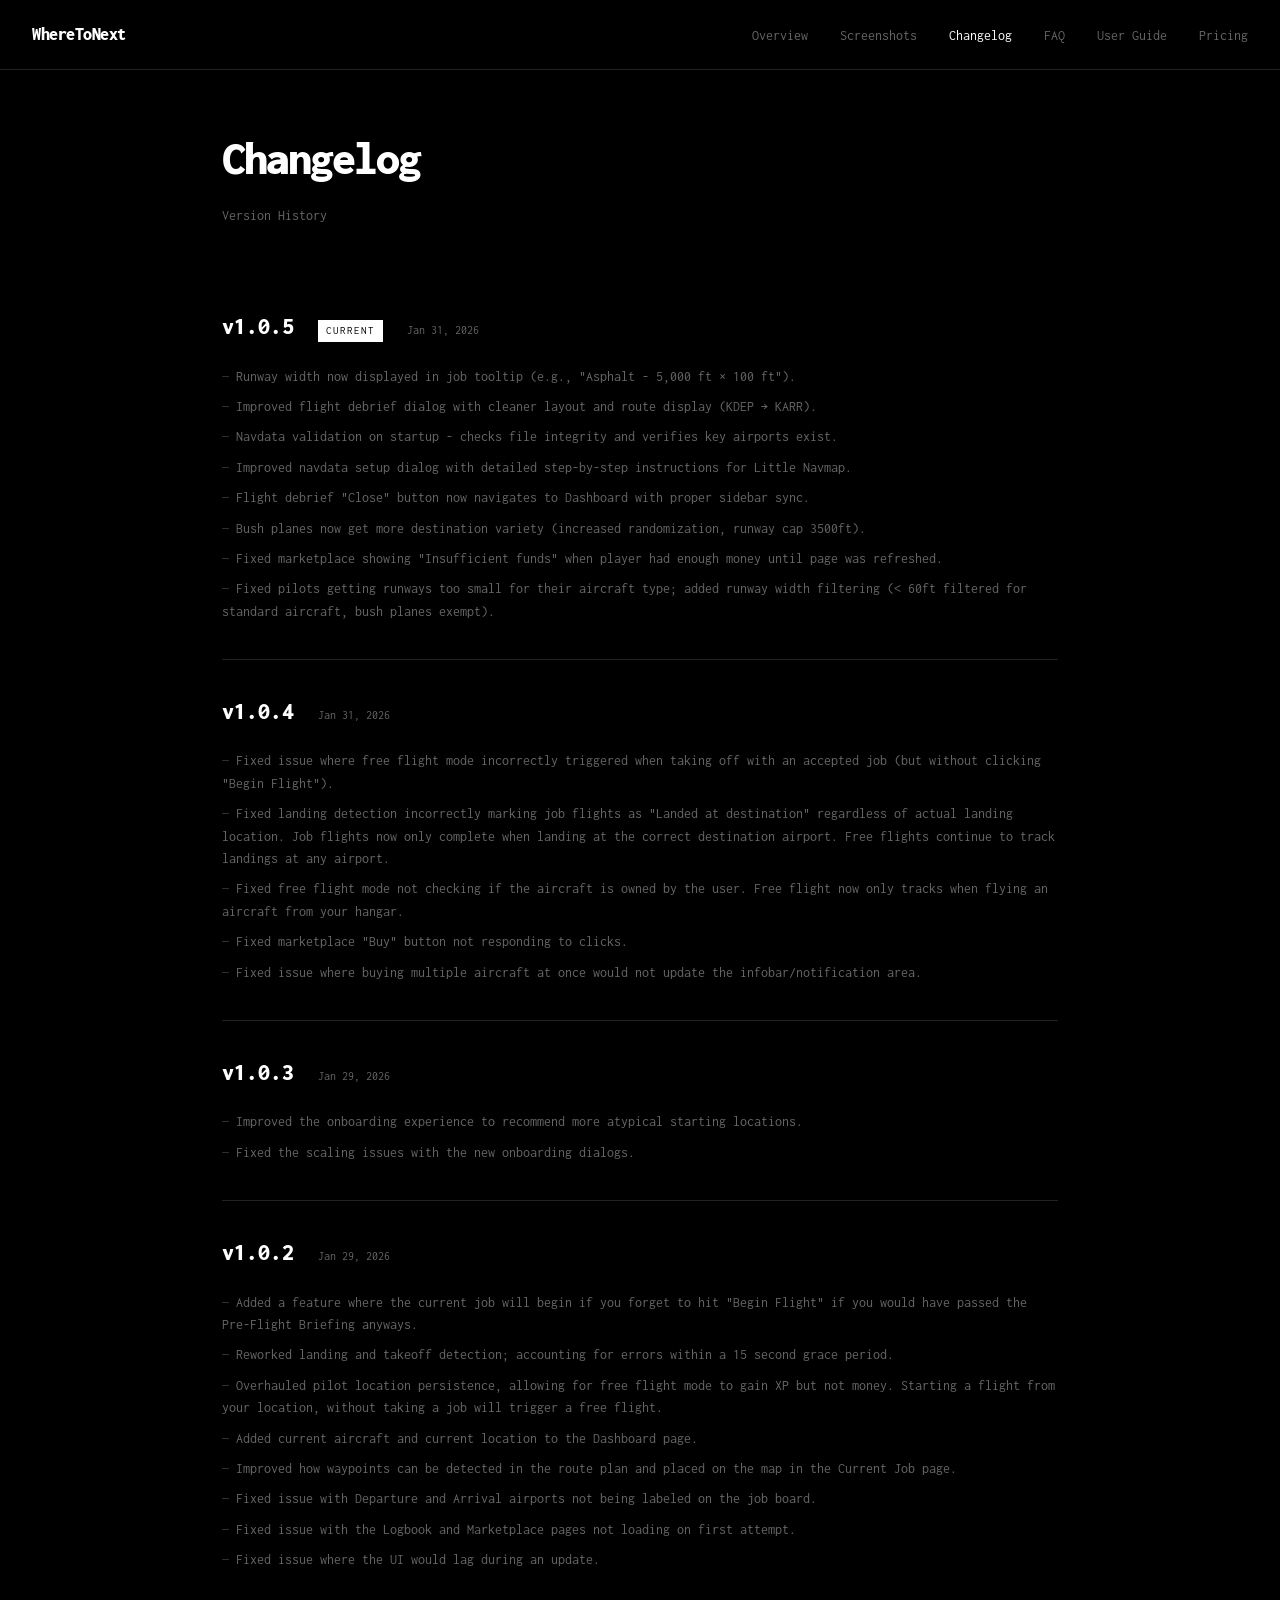
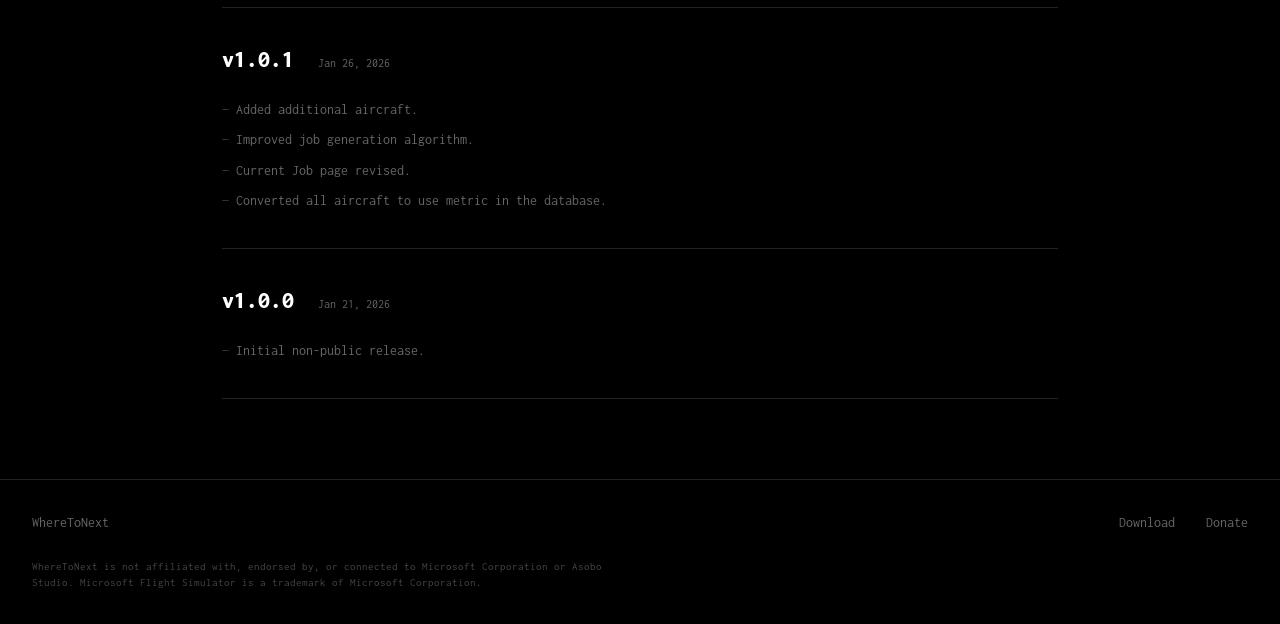
<file: changelog.html>
<!DOCTYPE html>
<html lang="en">

<head>
    <meta charset="UTF-8">
    <meta name="viewport" content="width=device-width, initial-scale=1.0">
    <title>Changelog — WhereToNext</title>
    <link rel="stylesheet" href="css/style.css">
</head>

<body>
    <nav>
        <a href="index.html" class="logo">WhereToNext</a>
        <button class="menu-btn">Menu</button>
        <ul class="nav-links">
            <li><a href="index.html">Overview</a></li>
            <li><a href="screenshots.html">Screenshots</a></li>
            <li><a href="changelog.html" class="active">Changelog</a></li>
            <li><a href="faq.html">FAQ</a></li>
            <li><a href="guide.html">User Guide</a></li>
            <li><a href="pricing.html">Pricing</a></li>
        </ul>
    </nav>

    <main>
        <div class="page-head">
            <h1>Changelog</h1>
            <p>Version History</p>
        </div>

        <div class="timeline-item">
            <div class="timeline-head">
                <span class="timeline-ver">v1.0.5</span>
                <span class="timeline-tag">Current</span>
                <span class="timeline-date">Jan 31, 2026</span>
            </div>
            <ul class="timeline-list">
                <li>Runway width now displayed in job tooltip (e.g., "Asphalt - 5,000 ft × 100 ft").</li>
                <li>Improved flight debrief dialog with cleaner layout and route display (KDEP → KARR).</li>
                <li>Navdata validation on startup - checks file integrity and verifies key airports exist.</li>
                <li>Improved navdata setup dialog with detailed step-by-step instructions for Little Navmap.</li>
                <li>Flight debrief "Close" button now navigates to Dashboard with proper sidebar sync.</li>
                <li>Bush planes now get more destination variety (increased randomization, runway cap 3500ft).</li>
                <li>Fixed marketplace showing "Insufficient funds" when player had enough money until page was
                    refreshed.</li>
                <li>Fixed pilots getting runways too small for their aircraft type; added runway width filtering (&lt;
                    60ft filtered for standard aircraft, bush planes exempt).</li>
            </ul>
        </div>

        <div class="timeline-item">
            <div class="timeline-head">
                <span class="timeline-ver">v1.0.4</span>
                <span class="timeline-date">Jan 31, 2026</span>
            </div>
            <ul class="timeline-list">
                <li>Fixed issue where free flight mode incorrectly triggered when taking off with an accepted
                    job (but without clicking "Begin Flight").</li>
                <li>Fixed landing detection incorrectly marking job flights as "Landed at destination" regardless of
                    actual landing location. Job flights now only complete when landing at the correct destination
                    airport. Free flights continue to track landings at any airport.</li>
                <li>Fixed free flight mode not checking if the aircraft is owned by the user. Free flight now only
                    tracks when flying an aircraft from your hangar.</li>
                <li>Fixed marketplace "Buy" button not responding to clicks.</li>
                <li>Fixed issue where buying multiple aircraft at once would not update the infobar/notification area.
                </li>
            </ul>
        </div>

        <div class="timeline-item">
            <div class="timeline-head">
                <span class="timeline-ver">v1.0.3</span>
                <span class="timeline-date">Jan 29, 2026</span>
            </div>
            <ul class="timeline-list">
                <li>Improved the onboarding experience to recommend more atypical starting locations.</li>
                <li>Fixed the scaling issues with the new onboarding dialogs.</li>
            </ul>
        </div>

        <div class="timeline-item">
            <div class="timeline-head">
                <span class="timeline-ver">v1.0.2</span>
                <span class="timeline-date">Jan 29, 2026</span>
            </div>
            <ul class="timeline-list">
                <li>Added a feature where the current job will begin if you forget to hit "Begin Flight" if you would
                    have passed the Pre-Flight Briefing anyways.</li>
                <li>Reworked landing and takeoff detection; accounting for errors within a 15 second grace period.</li>
                <li>Overhauled pilot location persistence, allowing for free flight mode to gain XP but not money.
                    Starting a flight from your location, without taking a job will trigger a free flight.</li>
                <li>Added current aircraft and current location to the Dashboard page.</li>
                <li>Improved how waypoints can be detected in the route plan and placed on the map in the Current Job
                    page.</li>
                <li>Fixed issue with Departure and Arrival airports not being labeled on the job board.</li>
                <li>Fixed issue with the Logbook and Marketplace pages not loading on first attempt.</li>
                <li>Fixed issue where the UI would lag during an update.</li>
            </ul>
        </div>

        <div class="timeline-item">
            <div class="timeline-head">
                <span class="timeline-ver">v1.0.1</span>
                <span class="timeline-date">Jan 26, 2026</span>
            </div>
            <ul class="timeline-list">
                <li>Added additional aircraft.</li>
                <li>Improved job generation algorithm.</li>
                <li>Current Job page revised.</li>
                <li>Converted all aircraft to use metric in the database.</li>
            </ul>
        </div>

        <div class="timeline-item">
            <div class="timeline-head">
                <span class="timeline-ver">v1.0.0</span>
                <span class="timeline-date">Jan 21, 2026</span>
            </div>
            <ul class="timeline-list">
                <li>Initial non-public release.</li>
            </ul>
        </div>
    </main>

    <footer>
        <div class="footer-top">
            <span>WhereToNext</span>
            <div>
                <a href="https://github.com/asherbythesea/WhereToNext_Release/releases/latest"
                    target="_blank">Download</a>
                <a href="https://buymeacoffee.com/asher_bythesea" target="_blank">Donate</a>
            </div>
        </div>
        <p class="disclaimer">WhereToNext is not affiliated with, endorsed by, or connected to Microsoft Corporation or
            Asobo Studio. Microsoft Flight Simulator is a trademark of Microsoft Corporation.</p>
    </footer>

    <script>
        document.querySelector('.menu-btn').addEventListener('click', function () {
            document.querySelector('.nav-links').classList.toggle('active');
            this.textContent = this.textContent === 'Menu' ? 'Close' : 'Menu';
        });
    </script>
</body>

</html>
</file>
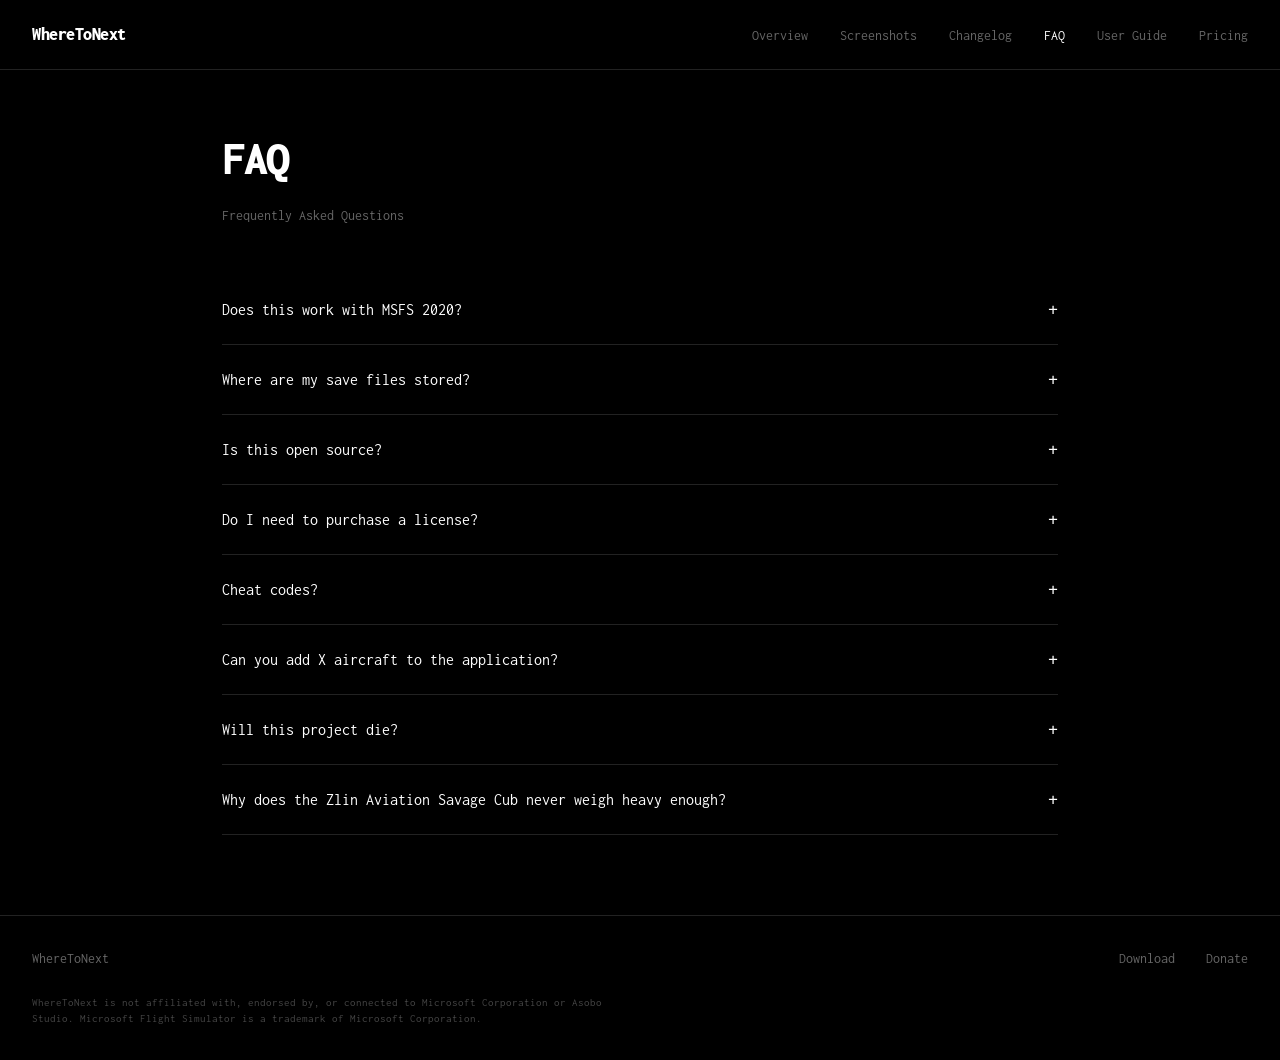
<file: faq.html>
<!DOCTYPE html>
<html lang="en">

<head>
    <meta charset="UTF-8">
    <meta name="viewport" content="width=device-width, initial-scale=1.0">
    <title>FAQ — WhereToNext</title>
    <link rel="stylesheet" href="css/style.css">
</head>

<body>
    <nav>
        <a href="index.html" class="logo">WhereToNext</a>
        <button class="menu-btn">Menu</button>
        <ul class="nav-links">
            <li><a href="index.html">Overview</a></li>
            <li><a href="screenshots.html">Screenshots</a></li>
            <li><a href="changelog.html">Changelog</a></li>
            <li><a href="faq.html" class="active">FAQ</a></li>
            <li><a href="guide.html">User Guide</a></li>
            <li><a href="pricing.html">Pricing</a></li>
        </ul>
    </nav>

    <main>
        <div class="page-head">
            <h1>FAQ</h1>
            <p>Frequently Asked Questions</p>
        </div>

        <div class="faq-item">
            <button class="faq-q">Does this work with MSFS 2020?<span>+</span></button>
            <div class="faq-a">
                <p>No, WhereToNext is built exclusively for MSFS 2024.</p>
            </div>
        </div>

        <div class="faq-item">
            <button class="faq-q">Where are my save files stored?<span>+</span></button>
            <div class="faq-a">
                <p>You'll find the wheretonext.db file stored in your <code>AppData/Local/WhereToNext</code> folder. You
                    can edit this file in DBBrowser for SQLite.</p>
            </div>
        </div>

        <div class="faq-item">
            <button class="faq-q">Is this open source?<span>+</span></button>
            <div class="faq-a">
                <p>Not currently.</p>
            </div>
        </div>

        <div class="faq-item">
            <button class="faq-q">Do I need to purchase a license?<span>+</span></button>
            <div class="faq-a">
                <p>No, WhereToNext is free and always will be.</p>
            </div>
        </div>

        <div class="faq-item">
            <button class="faq-q">Cheat codes?<span>+</span></button>
            <div class="faq-a">
                <p>You're a cheater? Yes, you are...<code>IAMACHEATER</code></p>
            </div>
        </div>

        <div class="faq-item">
            <button class="faq-q">Can you add X aircraft to the application?<span>+</span></button>
            <div class="faq-a">
                <p>I'm working on building a aircraft submission form for third party aircraft; stay tuned. I'm
                    currently working through adding all of the default aircraft in MSFS 2024.</p>
            </div>
        </div>

        <div class="faq-item">
            <button class="faq-q">Will this project die?<span>+</span></button>
            <div class="faq-a">
                <p>As this is a hobby project, I can't promise updates forever. Donations to the project help.
                </p>
            </div>
        </div>
        <div class="faq-item">
            <button class="faq-q">Why does the Zlin Aviation Savage Cub never weigh heavy enough?<span>+</span></button>
            <div class="faq-a">
                <p>There are currently two bugs you need to be aware of in MSFS for this aircraft. First, the pilot's
                    weight is correctly passed to the simulator, but not the EFB. You will need to load your aircraft as
                    normal, but then exit and re-enter the aircraft to get the correct weight. From there, WhereToNext
                    will pick up the weight. You may need to try loading the plane a few times to get it to pass
                    through. Second, fuel only leaves
                    the aircraft out of the right fuel tank. However, you need some fuel in the left fuel tank otherwise
                    the aircraft will not start. </p>
            </div>
        </div>
    </main>

    <footer>
        <div class="footer-top">
            <span>WhereToNext</span>
            <div>
                <a href="https://github.com/asherbythesea/WhereToNext_Release/releases/latest"
                    target="_blank">Download</a>
                <a href="https://buymeacoffee.com/asher_bythesea" target="_blank">Donate</a>
            </div>
        </div>
        <p class="disclaimer">WhereToNext is not affiliated with, endorsed by, or connected to Microsoft Corporation or
            Asobo Studio. Microsoft Flight Simulator is a trademark of Microsoft Corporation.</p>
    </footer>

    <script>
        document.querySelector('.menu-btn').addEventListener('click', function () {
            document.querySelector('.nav-links').classList.toggle('active');
            this.textContent = this.textContent === 'Menu' ? 'Close' : 'Menu';
        });

        document.querySelectorAll('.faq-item').forEach(item => {
            item.querySelector('.faq-q').addEventListener('click', () => {
                document.querySelectorAll('.faq-item').forEach(i => { if (i !== item) i.classList.remove('open'); });
                item.classList.toggle('open');
            });
        });
    </script>
</body>

</html>
</file>
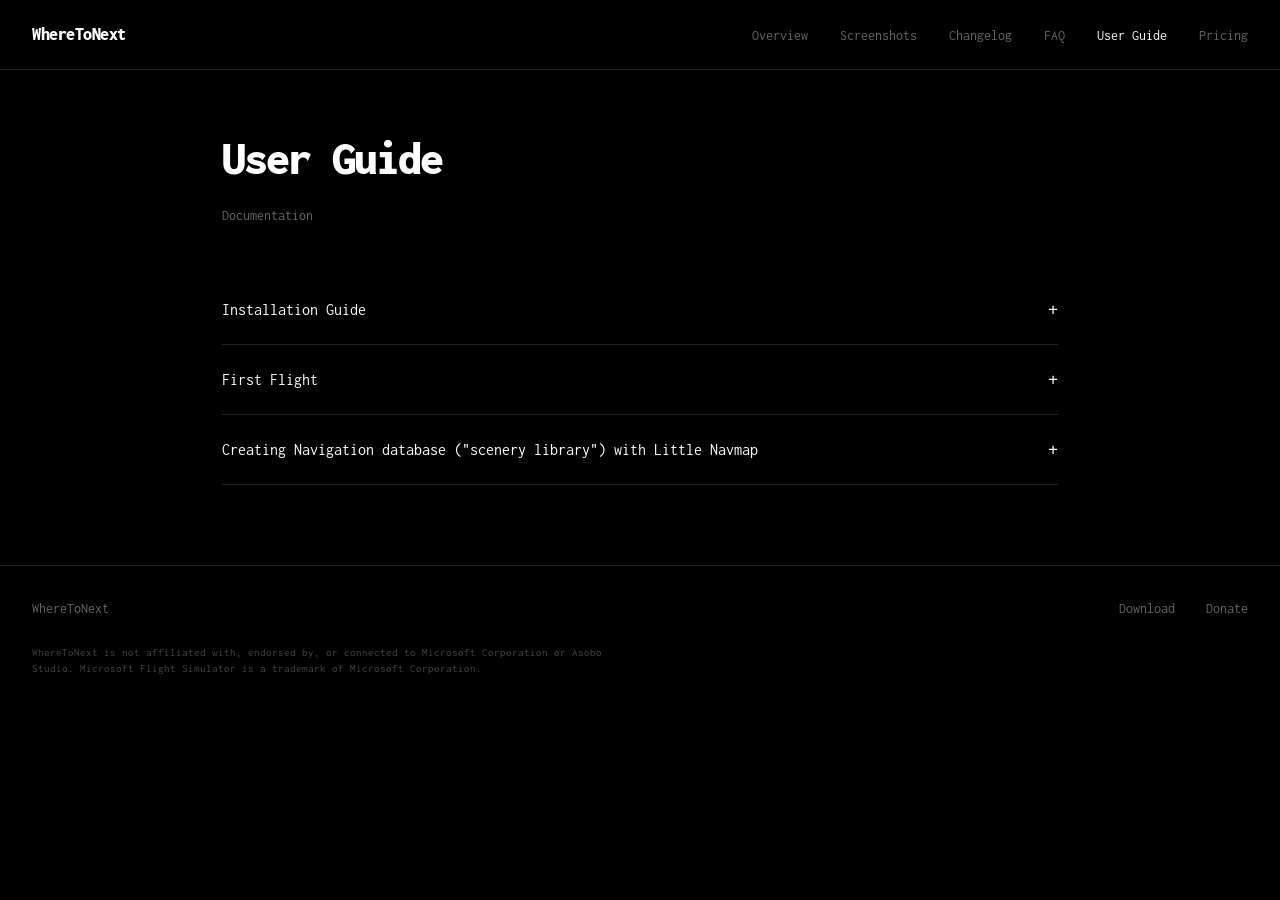
<file: guide.html>
<!DOCTYPE html>
<html lang="en">

<head>
    <meta charset="UTF-8">
    <meta name="viewport" content="width=device-width, initial-scale=1.0">
    <title>User Guide — WhereToNext</title>
    <link rel="stylesheet" href="css/style.css">
</head>

<body>
    <nav>
        <a href="index.html" class="logo">WhereToNext</a>
        <button class="menu-btn">Menu</button>
        <ul class="nav-links">
            <li><a href="index.html">Overview</a></li>
            <li><a href="screenshots.html">Screenshots</a></li>
            <li><a href="changelog.html">Changelog</a></li>
            <li><a href="faq.html">FAQ</a></li>
            <li><a href="guide.html" class="active">User Guide</a></li>
            <li><a href="pricing.html">Pricing</a></li>
        </ul>
    </nav>

    <main>
        <div class="page-head">
            <h1>User Guide</h1>
            <p>Documentation</p>
        </div>

        <div class="faq-item">
            <button class="faq-q">Installation Guide<span>+</span></button>
            <div class="faq-a">
                <p>1. Run the .exe file as Administrator.</p>
                <p style="margin-top: 8px;">2. Open WhereToNext.</p>
                <p style="margin-top: 8px;">3. You will be prompted to install navigation data into your
                    <code>%LocalAppData%</code> folder. (See the guide below if you need assistance.)
                </p>
                <p style="margin-top: 8px;">4. The onboarding screens will guide you through setting your name, starting
                    plane, and starting location.</p>
            </div>
        </div>


        <div class="faq-item">
            <button class="faq-q">First Flight<span>+</span></button>
            <div class="faq-a">
                <p>1. Launch MSFS 2024 and WhereToNext. WhereToNext will automatically connect to the simulator.</p>
                <p style="margin-top: 8px;">2. Go to the <strong>Hangar</strong> page to select your aircraft.</p>
                <p style="margin-top: 8px;">3. Select a job from the <strong>Jobs</strong> page.</p>
                <p style="margin-top: 8px;">4. On the <strong>Current Job</strong> page, you will see a Pre-Flight
                    Briefing. You will need to go to Free Fly mode in MSFS 2024, select the correct plane (and variant),
                    and starting location.</p>
                <p style="margin-top: 8px;">5. Start the simulator.</p>
                <p style="margin-top: 8px;">6. Open your EFB, set your flight plan, and configure your loadout. The
                    Pre-Flight Breifing will tell you how many passengers and/or cargo is needed as well as an estimated
                    fuel amount.</p>
                <p style="margin-top: 8px;">7. Once you meet the Plane, Location, and Weight requirements, you will be
                    able to begin the flight. Press <strong>Begin Flight</strong>. </p>
                <p style="margin-top: 8px;">8. Optionally, you may paste in your route string from the EFB, Simbrief, or
                    Little NavMap into the field below the map.</p>
                <p style="margin-top: 8px;">9. Fly to your destination, land, and set the parking brake to end the
                    mission.</p>
            </div>
        </div>

        <div class="faq-item">
            <button class="faq-q">Creating Navigation database ("scenery library") with Little
                Navmap<span>+</span></button>
            <div class="faq-a">
                <p>1. Launch MSFS 2024. You will need to wait until the buttons Accessibility and Start show up before
                    you can create and load the scenery library.</p>
                <p style="margin-top: 8px;">2. Click <code>Start</code> to access the main menu of the simulator to
                    avoid performance degradation caused by the movies.</p>
                <p style="margin-top: 8px;">3. In Little Navmap: you will create the database file
                    <code>little_navmap_msfs24.sqlite</code> by going
                    to the <code>Scenery Library</code> menu, and selecting <code>Load Scenery Library</code>, make sure
                    "Microsoft Flight Simulator 2024" is selected in the dropdown menu, and then click the
                    <code>Load</code> button.
                </p>
                <p style="margin-top: 8px;">4. After several minutes, the database will be created in
                    <code>%AppData%\Roaming\ABarthel\little_navmap_db</code>. The approximate size of the database is
                    493MB.
                </p>
                <p style="margin-top: 8px;">MANUAL COPY: If for some reason WhereToNext isn't showing the dialog asking
                    for the navigation database, you will now need to copy the database file to the WhereToNext
                    application data directory. The location is
                    <code>%LocalAppData%\WhereToNext</code>. Make sure you copy the
                    <code>little_navmap_msfs24.sqlite</code> file; do not remame this file.
                </p>
            </div>
        </div>

    </main>

    <footer>
        <div class="footer-top">
            <span>WhereToNext</span>
            <div>
                <a href="https://github.com/asherbythesea/WhereToNext_Release/releases/latest"
                    target="_blank">Download</a>
                <a href="https://buymeacoffee.com/asher_bythesea" target="_blank">Donate</a>
            </div>
        </div>
        <p class="disclaimer">WhereToNext is not affiliated with, endorsed by, or connected to Microsoft Corporation or
            Asobo Studio. Microsoft Flight Simulator is a trademark of Microsoft Corporation.</p>
    </footer>

    <script>
        document.querySelector('.menu-btn').addEventListener('click', function () {
            document.querySelector('.nav-links').classList.toggle('active');
            this.textContent = this.textContent === 'Menu' ? 'Close' : 'Menu';
        });
    </script>
    <script>
        document.querySelector('.menu-btn').addEventListener('click', function () {
            document.querySelector('.nav-links').classList.toggle('active');
            this.textContent = this.textContent === 'Menu' ? 'Close' : 'Menu';
        });

        document.querySelectorAll('.faq-item').forEach(item => {
            item.querySelector('.faq-q').addEventListener('click', () => {
                document.querySelectorAll('.faq-item').forEach(i => { if (i !== item) i.classList.remove('open'); });
                item.classList.toggle('open');
            });
        });
    </script>
</body>

</html>
</file>
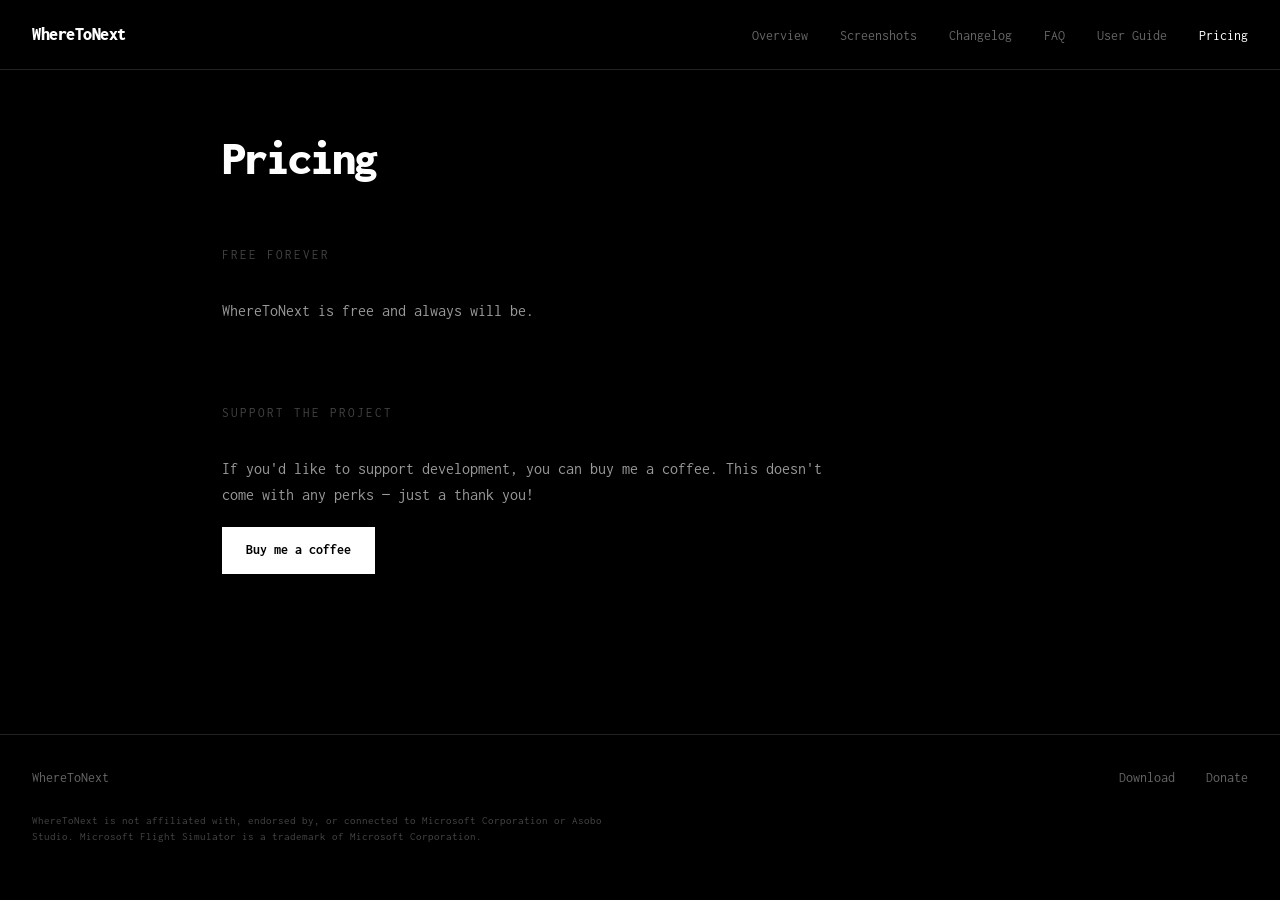
<file: pricing.html>
<!DOCTYPE html>
<html lang="en">
<head>
    <meta charset="UTF-8">
    <meta name="viewport" content="width=device-width, initial-scale=1.0">
    <title>Pricing — WhereToNext</title>
    <link rel="stylesheet" href="css/style.css">
</head>
<body>
    <nav>
        <a href="index.html" class="logo">WhereToNext</a>
        <button class="menu-btn">Menu</button>
        <ul class="nav-links">
            <li><a href="index.html">Overview</a></li>
            <li><a href="screenshots.html">Screenshots</a></li>
            <li><a href="changelog.html">Changelog</a></li>
            <li><a href="faq.html">FAQ</a></li>
            <li><a href="guide.html">User Guide</a></li>
            <li><a href="pricing.html" class="active">Pricing</a></li>
        </ul>
    </nav>

    <main>
        <div class="page-head">
            <h1>Pricing</h1>
        </div>

        <section class="section">
            <span class="section-label">Free Forever</span>
            <p>WhereToNext is free and always will be.</p>
        </section>

        <section class="section">
            <span class="section-label">Support the Project</span>
            <p>If you'd like to support development, you can buy me a coffee. This doesn't come with any perks — just a thank you!</p>
            <a href="https://buymeacoffee.com/asher_bythesea" target="_blank" class="btn" style="margin-top: 20px;">Buy me a coffee</a>
        </section>
    </main>

    <footer>
        <div class="footer-top">
            <span>WhereToNext</span>
            <div>
                <a href="https://github.com/asherbythesea/WhereToNext_Release/releases/latest" target="_blank">Download</a>
                <a href="https://buymeacoffee.com/asher_bythesea" target="_blank">Donate</a>
            </div>
        </div>
        <p class="disclaimer">WhereToNext is not affiliated with, endorsed by, or connected to Microsoft Corporation or Asobo Studio. Microsoft Flight Simulator is a trademark of Microsoft Corporation.</p>
    </footer>

    <script>
        document.querySelector('.menu-btn').addEventListener('click', function() {
            document.querySelector('.nav-links').classList.toggle('active');
            this.textContent = this.textContent === 'Menu' ? 'Close' : 'Menu';
        });
    </script>
</body>
</html>
</file>
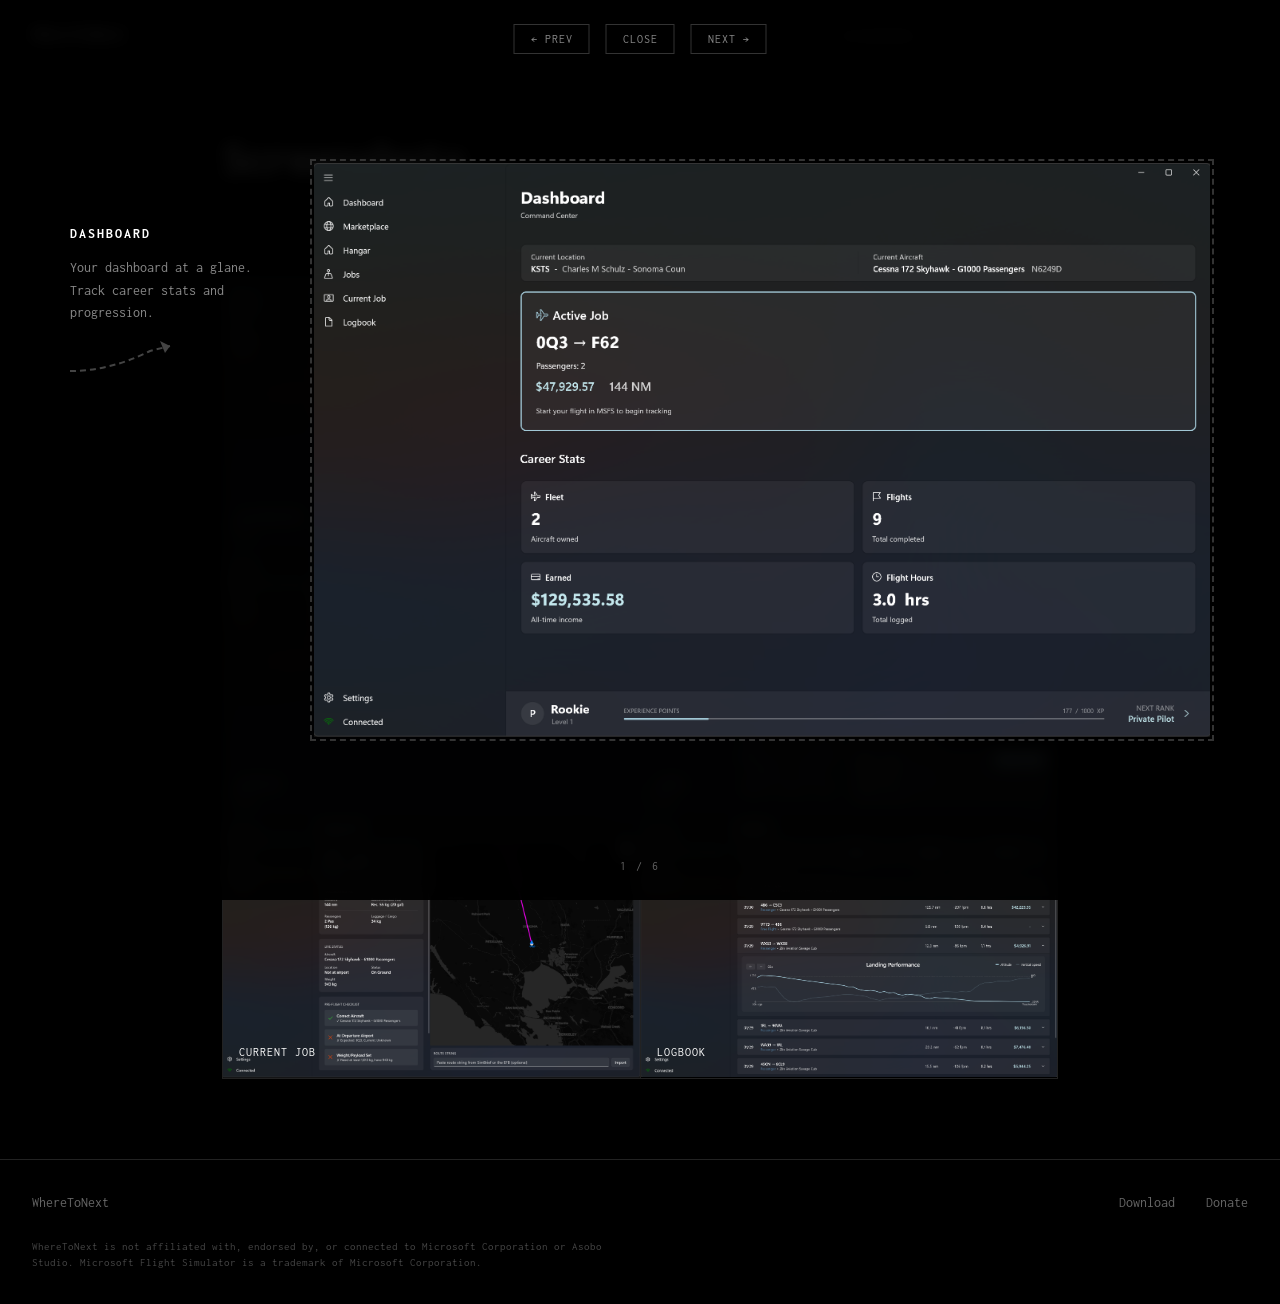
<file: screenshots.html>
<!DOCTYPE html>
<html lang="en">

<head>
    <meta charset="UTF-8">
    <meta name="viewport" content="width=device-width, initial-scale=1.0">
    <title>Screenshots — WhereToNext</title>
    <link rel="stylesheet" href="css/style.css">
</head>

<body>
    <nav>
        <a href="index.html" class="logo">WhereToNext</a>
        <button class="menu-btn">Menu</button>
        <ul class="nav-links">
            <li><a href="index.html">Overview</a></li>
            <li><a href="screenshots.html" class="active">Screenshots</a></li>
            <li><a href="changelog.html">Changelog</a></li>
            <li><a href="faq.html">FAQ</a></li>
            <li><a href="guide.html">User Guide</a></li>
            <li><a href="pricing.html">Pricing</a></li>
        </ul>
    </nav>

    <main>
        <div class="page-head">
            <h1>Screenshots</h1>
            <p>Click to enlarge</p>
        </div>

        <div class="gallery">
            <div class="gallery-item">
                <img src="images/00_dashboard.png" alt="Dashboard">
                <span>Dashboard</span>
            </div>
            <div class="gallery-item">
                <img src="images/01_marketplace.png" alt="Marketplace">
                <span>Marketplace</span>
            </div>
            <div class="gallery-item">
                <img src="images/02_hangar.png" alt="Hangar">
                <span>Hangar</span>
            </div>
            <div class="gallery-item">
                <img src="images/03_jobboard.png" alt="Jobs">
                <span>Jobs</span>
            </div>
            <div class="gallery-item">
                <img src="images/04_currentjob.png" alt="Current Job">
                <span>Current Job</span>
            </div>
            <div class="gallery-item">
                <img src="images/05_logbook.png" alt="Logbook">
                <span>Logbook</span>
            </div>
        </div>
    </main>

    <div class="lightbox">
        <div class="lightbox-nav">
            <button class="lightbox-prev">&larr; Prev</button>
            <button class="lightbox-close">Close</button>
            <button class="lightbox-next">Next &rarr;</button>
        </div>
        <div class="lightbox-content">
            <div class="lightbox-description">
                <h3 id="lb-title"></h3>
                <p id="lb-desc"></p>
                <svg class="lightbox-arrow" viewBox="0 0 120 60" preserveAspectRatio="none">
                    <path d="M0,30 Q40,30 80,10 L100,5" stroke-dasharray="6,4" fill="none" stroke="currentColor"
                        stroke-width="2" />
                    <polygon points="100,5 90,0 95,12" fill="currentColor" />
                </svg>
            </div>
            <div class="lightbox-image-wrap">
                <img id="lb-img" alt="">
            </div>
        </div>
        <div class="lightbox-counter">
            <span id="lb-current">1</span> / <span id="lb-total">6</span>
        </div>
    </div>

    <footer>
        <div class="footer-top">
            <span>WhereToNext</span>
            <div>
                <a href="https://github.com/asherbythesea/WhereToNext_Release/releases/latest"
                    target="_blank">Download</a>
                <a href="https://buymeacoffee.com/asher_bythesea" target="_blank">Donate</a>
            </div>
        </div>
        <p class="disclaimer">WhereToNext is not affiliated with, endorsed by, or connected to Microsoft Corporation or
            Asobo Studio. Microsoft Flight Simulator is a trademark of Microsoft Corporation.</p>
    </footer>

    <script>
        document.querySelector('.menu-btn').addEventListener('click', function () {
            document.querySelector('.nav-links').classList.toggle('active');
            this.textContent = this.textContent === 'Menu' ? 'Close' : 'Menu';
        });

        const lb = document.querySelector('.lightbox');
        const lbImg = document.getElementById('lb-img');
        const lbTitle = document.getElementById('lb-title');
        const lbDesc = document.getElementById('lb-desc');
        const lbCurrent = document.getElementById('lb-current');
        const lbTotal = document.getElementById('lb-total');
        const galleryItems = document.querySelectorAll('.gallery-item');
        let currentIndex = 0;

        const descriptions = {
            'Dashboard': 'Your dashboard at a glane. Track career stats and progression.',
            'Marketplace': 'Expand your fleet by purchasing aircraft.',
            'Hangar': 'Manage your fleet of aircraft. View owned planes, their stats, and set your active aircraft.',
            'Jobs': 'Browse and accept available contracts.',
            'Current Job': 'Complete your pre-flight briefing, then track your flight in real-time.',
            'Logbook': 'Complete record of your flying history. Review past flights and analyze your landing performance.'
        };

        function showSlide(index) {
            if (index < 0) index = galleryItems.length - 1;
            if (index >= galleryItems.length) index = 0;
            currentIndex = index;

            const item = galleryItems[index];
            const title = item.querySelector('span').textContent;
            lbImg.src = item.querySelector('img').src;
            lbTitle.textContent = title;
            lbDesc.textContent = descriptions[title] || '';
            lbCurrent.textContent = index + 1;
            lb.classList.add('active');
        }

        lbTotal.textContent = galleryItems.length;

        galleryItems.forEach((item, index) => {
            item.addEventListener('click', () => showSlide(index));
        });

        const closeLightbox = () => lb.classList.remove('active');
        const prevSlide = () => showSlide(currentIndex - 1);
        const nextSlide = () => showSlide(currentIndex + 1);

        document.querySelector('.lightbox-close').addEventListener('click', closeLightbox);
        document.querySelector('.lightbox-prev').addEventListener('click', prevSlide);
        document.querySelector('.lightbox-next').addEventListener('click', nextSlide);
        lb.addEventListener('click', e => { if (e.target === lb) closeLightbox(); });

        document.addEventListener('keydown', e => {
            if (!lb.classList.contains('active')) return;
            if (e.key === 'Escape') closeLightbox();
            if (e.key === 'ArrowLeft') prevSlide();
            if (e.key === 'ArrowRight') nextSlide();
        });

        // Touch swipe support for mobile
        let touchStartX = 0;
        let touchEndX = 0;
        const swipeThreshold = 50;

        lb.addEventListener('touchstart', e => {
            touchStartX = e.changedTouches[0].screenX;
        }, { passive: true });

        lb.addEventListener('touchend', e => {
            if (!lb.classList.contains('active')) return;
            touchEndX = e.changedTouches[0].screenX;
            const swipeDistance = touchEndX - touchStartX;

            if (Math.abs(swipeDistance) > swipeThreshold) {
                if (swipeDistance > 0) {
                    prevSlide(); // Swipe right = previous
                } else {
                    nextSlide(); // Swipe left = next
                }
            }
        }, { passive: true });

        // Auto-open first screenshot on page load
        window.addEventListener('load', () => showSlide(0));
    </script>
</body>

</html>
</file>
<file: css/style.css>
@import url('https://fonts.googleapis.com/css2?family=Inconsolata:wght@400;700;900&display=swap');

* {
    box-sizing: border-box;
    margin: 0;
    padding: 0;
}

body {
    font-family: 'Inconsolata', monospace;
    background: #000;
    color: #fff;
    font-size: 16px;
    line-height: 1.6;
}

a {
    color: inherit;
}

::selection {
    background: #fff;
    color: #000;
}

/* Nav */
nav {
    position: fixed;
    top: 0;
    left: 0;
    right: 0;
    z-index: 100;
    display: flex;
    justify-content: space-between;
    align-items: center;
    padding: 20px 32px;
    background: #000;
    border-bottom: 1px solid #222;
}

.logo {
    font-weight: 900;
    font-size: 18px;
    text-decoration: none;
    letter-spacing: -0.5px;
}

.nav-links {
    display: flex;
    gap: 32px;
    list-style: none;
}

.nav-links a {
    text-decoration: none;
    color: #666;
    font-size: 14px;
    transition: color 0.1s;
}

.nav-links a:hover,
.nav-links a.active {
    color: #fff;
}

.menu-btn {
    display: none;
    background: none;
    border: none;
    color: #fff;
    font-family: inherit;
    font-size: 14px;
    cursor: pointer;
}

/* Layout */
main {
    max-width: 900px;
    margin: 0 auto;
    padding: 120px 32px 80px;
}

/* Hero */
.hero {
    padding: 140px 32px 100px;
    max-width: 900px;
    margin: 0 auto;
}

.hero-label {
    color: #666;
    font-size: 12px;
    text-transform: uppercase;
    letter-spacing: 2px;
    margin-bottom: 24px;
}

.hero h1 {
    font-size: clamp(48px, 10vw, 96px);
    font-weight: 900;
    line-height: 0.95;
    letter-spacing: -3px;
    margin-bottom: 32px;
}

.hero-sub {
    font-size: 18px;
    color: #888;
    max-width: 500px;
    margin-bottom: 48px;
}

.hero-links {
    display: flex;
    gap: 32px;
    flex-wrap: wrap;
}

.hero-links a {
    font-size: 14px;
    text-decoration: none;
    border-bottom: 1px solid #fff;
    padding-bottom: 2px;
    transition: border-color 0.1s;
}

.hero-links a:hover {
    border-color: #666;
}

/* Section */
.section {
    margin-bottom: 80px;
}

.section-label {
    color: #444;
    font-size: 13px;
    text-transform: uppercase;
    letter-spacing: 2px;
    margin-bottom: 32px;
    display: block;
}

h2 {
    font-size: 32px;
    font-weight: 900;
    letter-spacing: -1px;
    margin-bottom: 24px;
}

p {
    color: #999;
    max-width: 600px;
}

/* Grid */
.grid {
    display: grid;
    grid-template-columns: repeat(2, 1fr);
    gap: 1px;
    background: #222;
    border: 1px solid #222;
}

.grid-item {
    background: #000;
    padding: 32px;
}

.grid-item h3 {
    font-size: 14px;
    font-weight: 700;
    margin-bottom: 12px;
    text-transform: uppercase;
    letter-spacing: 1px;
}

.grid-item p {
    font-size: 14px;
    color: #666;
    line-height: 1.5;
}

/* Gallery */
.gallery {
    display: grid;
    grid-template-columns: repeat(2, 1fr);
    gap: 1px;
    background: #222;
    border: 1px solid #222;
}

.gallery-item {
    position: relative;
    cursor: pointer;
    overflow: hidden;
    background: #000;
}

.gallery-item img {
    width: 100%;
    display: block;
    transition: opacity 0.2s;
}

.gallery-item:hover img {
    opacity: 0.7;
}

.gallery-item span {
    position: absolute;
    bottom: 16px;
    left: 16px;
    font-size: 12px;
    text-transform: uppercase;
    letter-spacing: 1px;
}

/* Lightbox */
.lightbox {
    display: none;
    position: fixed;
    inset: 0;
    background: rgba(0, 0, 0, 0.95);
    backdrop-filter: blur(8px);
    z-index: 200;
    align-items: center;
    justify-content: center;
}

.lightbox.active {
    display: flex;
}

.lightbox-content {
    display: flex;
    align-items: flex-start;
    gap: 24px;
    max-width: 95vw;
    animation: fadeIn 0.3s ease;
}

@keyframes fadeIn {
    from { opacity: 0; transform: translateY(10px); }
    to { opacity: 1; transform: translateY(0); }
}

.lightbox-description {
    position: relative;
    max-width: 220px;
    padding-top: 60px;
    animation: slideIn 0.4s ease 0.1s both;
}

@keyframes slideIn {
    from { opacity: 0; transform: translateX(-20px); }
    to { opacity: 1; transform: translateX(0); }
}

.lightbox-description h3 {
    font-size: 14px;
    font-weight: 700;
    text-transform: uppercase;
    letter-spacing: 2px;
    margin-bottom: 12px;
    color: #fff;
}

.lightbox-description p {
    font-size: 14px;
    color: #888;
    line-height: 1.6;
}

.lightbox-arrow {
    position: absolute;
    top: 100%;
    left: 0;
    width: 120px;
    height: 60px;
    color: #444;
    margin-top: 16px;
    animation: drawArrow 0.6s ease 0.3s both;
}

@keyframes drawArrow {
    from {
        opacity: 0;
        stroke-dashoffset: 100;
    }
    to {
        opacity: 1;
        stroke-dashoffset: 0;
    }
}

.lightbox-image-wrap {
    position: relative;
    animation: zoomIn 0.3s ease;
}

@keyframes zoomIn {
    from { opacity: 0; transform: scale(0.95); }
    to { opacity: 1; transform: scale(1); }
}

.lightbox-image-wrap::before {
    content: '';
    position: absolute;
    inset: -4px;
    border: 2px dashed #333;
    pointer-events: none;
}

.lightbox img {
    max-width: 70vw;
    max-height: 80vh;
    display: block;
}

.lightbox-nav {
    position: absolute;
    top: 24px;
    left: 50%;
    transform: translateX(-50%);
    display: flex;
    gap: 16px;
}

.lightbox-nav button {
    background: none;
    border: 1px solid #333;
    color: #888;
    font-family: inherit;
    font-size: 12px;
    text-transform: uppercase;
    letter-spacing: 1px;
    padding: 8px 16px;
    cursor: pointer;
    transition: all 0.2s;
}

.lightbox-nav button:hover {
    border-color: #fff;
    color: #fff;
}

.lightbox-counter {
    position: absolute;
    bottom: 24px;
    left: 50%;
    transform: translateX(-50%);
    font-size: 12px;
    color: #666;
    letter-spacing: 2px;
}

/* Timeline */
.timeline-item {
    padding: 32px 0;
    border-bottom: 1px solid #222;
}

.timeline-item:first-child {
    border-top: 1px solid #222;
}

.timeline-head {
    display: flex;
    gap: 24px;
    align-items: baseline;
    margin-bottom: 16px;
}

.timeline-ver {
    font-size: 24px;
    font-weight: 900;
}

.timeline-date {
    font-size: 12px;
    color: #666;
}

.timeline-tag {
    font-size: 11px;
    color: #000;
    background: #fff;
    padding: 2px 8px;
    text-transform: uppercase;
    letter-spacing: 1px;
}

.timeline-list {
    list-style: none;
    color: #666;
    font-size: 14px;
}

.timeline-list li {
    padding: 4px 0;
}

.timeline-list li::before {
    content: "— ";
    color: #333;
}

/* FAQ */
.faq-item {
    border-bottom: 1px solid #222;
}

.faq-item:first-child {
    border-top: 1px solid #222;
}

.faq-q {
    width: 100%;
    background: none;
    border: none;
    text-align: left;
    padding: 24px 0;
    font-family: inherit;
    font-size: 16px;
    color: #fff;
    cursor: pointer;
    display: flex;
    justify-content: space-between;
    align-items: center;
}

.faq-q:hover {
    color: #888;
}

.faq-q span {
    font-size: 20px;
    transition: transform 0.2s;
}

.faq-item.open .faq-q span {
    transform: rotate(45deg);
}

.faq-a {
    max-height: 0;
    overflow: hidden;
    transition: max-height 0.3s;
}

.faq-item.open .faq-a {
    max-height: 100vh; /* Safe upper limit that won't cut off text */
}


.faq-a p {
    padding-bottom: 24px;
    font-size: 14px;
}

.faq-a code {
    color: #fff;
    background: #111;
    padding: 2px 6px;
}

/* Steps */
.steps {
    border-top: 1px solid #222;
}

.step {
    display: grid;
    grid-template-columns: 48px 1fr;
    gap: 24px;
    padding: 32px 0;
    border-bottom: 1px solid #222;
}

.step-num {
    font-size: 32px;
    font-weight: 900;
    color: #333;
}

.step h3 {
    font-size: 16px;
    font-weight: 700;
    margin-bottom: 8px;
}

.step p {
    font-size: 14px;
    color: #666;
}

.step code {
    color: #fff;
    background: #111;
    padding: 2px 6px;
}

/* Pricing */
.price-block {
    border: 1px solid #222;
    padding: 48px;
    max-width: 400px;
}

.price-amount {
    font-size: 64px;
    font-weight: 900;
    letter-spacing: -2px;
}

.price-note {
    color: #666;
    font-size: 14px;
    margin-bottom: 32px;
}

.price-list {
    list-style: none;
    margin-bottom: 32px;
}

.price-list li {
    padding: 8px 0;
    border-bottom: 1px solid #111;
    font-size: 14px;
    color: #888;
}

.price-list li::before {
    content: "✓ ";
    color: #fff;
}

/* Buttons */
.btn {
    display: inline-block;
    padding: 12px 24px;
    background: #fff;
    color: #000;
    text-decoration: none;
    font-family: inherit;
    font-size: 14px;
    font-weight: 700;
    border: none;
    cursor: pointer;
    transition: background 0.1s;
}

.btn:hover {
    background: #ccc;
}

.btn-ghost {
    background: transparent;
    color: #fff;
    border: 1px solid #333;
}

.btn-ghost:hover {
    background: #111;
}

/* CTA */
.cta {
    border: 1px solid #222;
    padding: 48px;
    text-align: center;
}

.cta h2 {
    margin-bottom: 16px;
}

.cta p {
    margin: 0 auto 32px;
    text-align: center;
}

.cta-meta {
    margin-top: 24px;
    font-size: 12px;
    color: #444;
}

.cta-meta span {
    margin: 0 16px;
}

/* Support */
.support-block {
    border: 1px solid #222;
    padding: 32px;
    margin-top: 32px;
    max-width: 400px;
}

.support-block h3 {
    font-size: 14px;
    font-weight: 700;
    margin-bottom: 12px;
}

.support-block p {
    font-size: 14px;
    margin-bottom: 20px;
}

/* Footer */
footer {
    border-top: 1px solid #222;
    padding: 32px;
    font-size: 14px;
    color: #666;
}

.footer-top {
    display: flex;
    justify-content: space-between;
    align-items: center;
    margin-bottom: 24px;
}

footer a {
    color: #666;
    text-decoration: none;
    margin-left: 24px;
}

footer a:hover {
    color: #fff;
}

.disclaimer {
    font-size: 11px;
    color: #444;
    line-height: 1.5;
    max-width: 600px;
}

/* Page title */
.page-head {
    margin-bottom: 48px;
}

.page-head h1 {
    font-size: 48px;
    font-weight: 900;
    letter-spacing: -2px;
}

.page-head p {
    font-size: 14px;
    color: #666;
    margin-top: 8px;
}

/* Mobile */
@media (max-width: 640px) {
    nav {
        padding: 16px 20px;
    }

    .nav-links {
        display: none;
        position: fixed;
        top: 57px;
        left: 0;
        right: 0;
        bottom: 0;
        background: #000;
        flex-direction: column;
        padding: 32px 20px;
        gap: 24px;
        border-top: 1px solid #222;
    }

    .nav-links.active {
        display: flex;
    }

    .nav-links a {
        font-size: 18px;
    }

    .menu-btn {
        display: block;
    }

    .hero {
        padding: 100px 20px 60px;
    }

    .hero h1 {
        font-size: 48px;
        letter-spacing: -2px;
    }

    main {
        padding: 80px 20px 60px;
    }

    .grid {
        grid-template-columns: 1fr;
    }

    .gallery {
        grid-template-columns: 1fr;
    }

    .step {
        grid-template-columns: 32px 1fr;
        gap: 16px;
    }

    .step-num {
        font-size: 24px;
    }

    .footer-top {
        flex-direction: column;
        gap: 16px;
        text-align: center;
    }

    footer a {
        margin: 0 12px;
    }

    .disclaimer {
        text-align: center;
    }

    .lightbox-content {
        flex-direction: column;
        align-items: center;
        gap: 16px;
    }

    .lightbox-description {
        max-width: 90vw;
        padding-top: 0;
        text-align: center;
        order: 2;
    }

    .lightbox-arrow {
        display: none;
    }

    .lightbox img {
        max-width: 90vw;
        max-height: 50vh;
    }

    .lightbox-nav {
        top: 16px;
        gap: 8px;
        width: 90%;
        justify-content: center;
    }

    .lightbox-nav button {
        padding: 6px 12px;
        font-size: 11px;
    }

    .lightbox-counter {
        bottom: 16px;
    }
}
</file>
